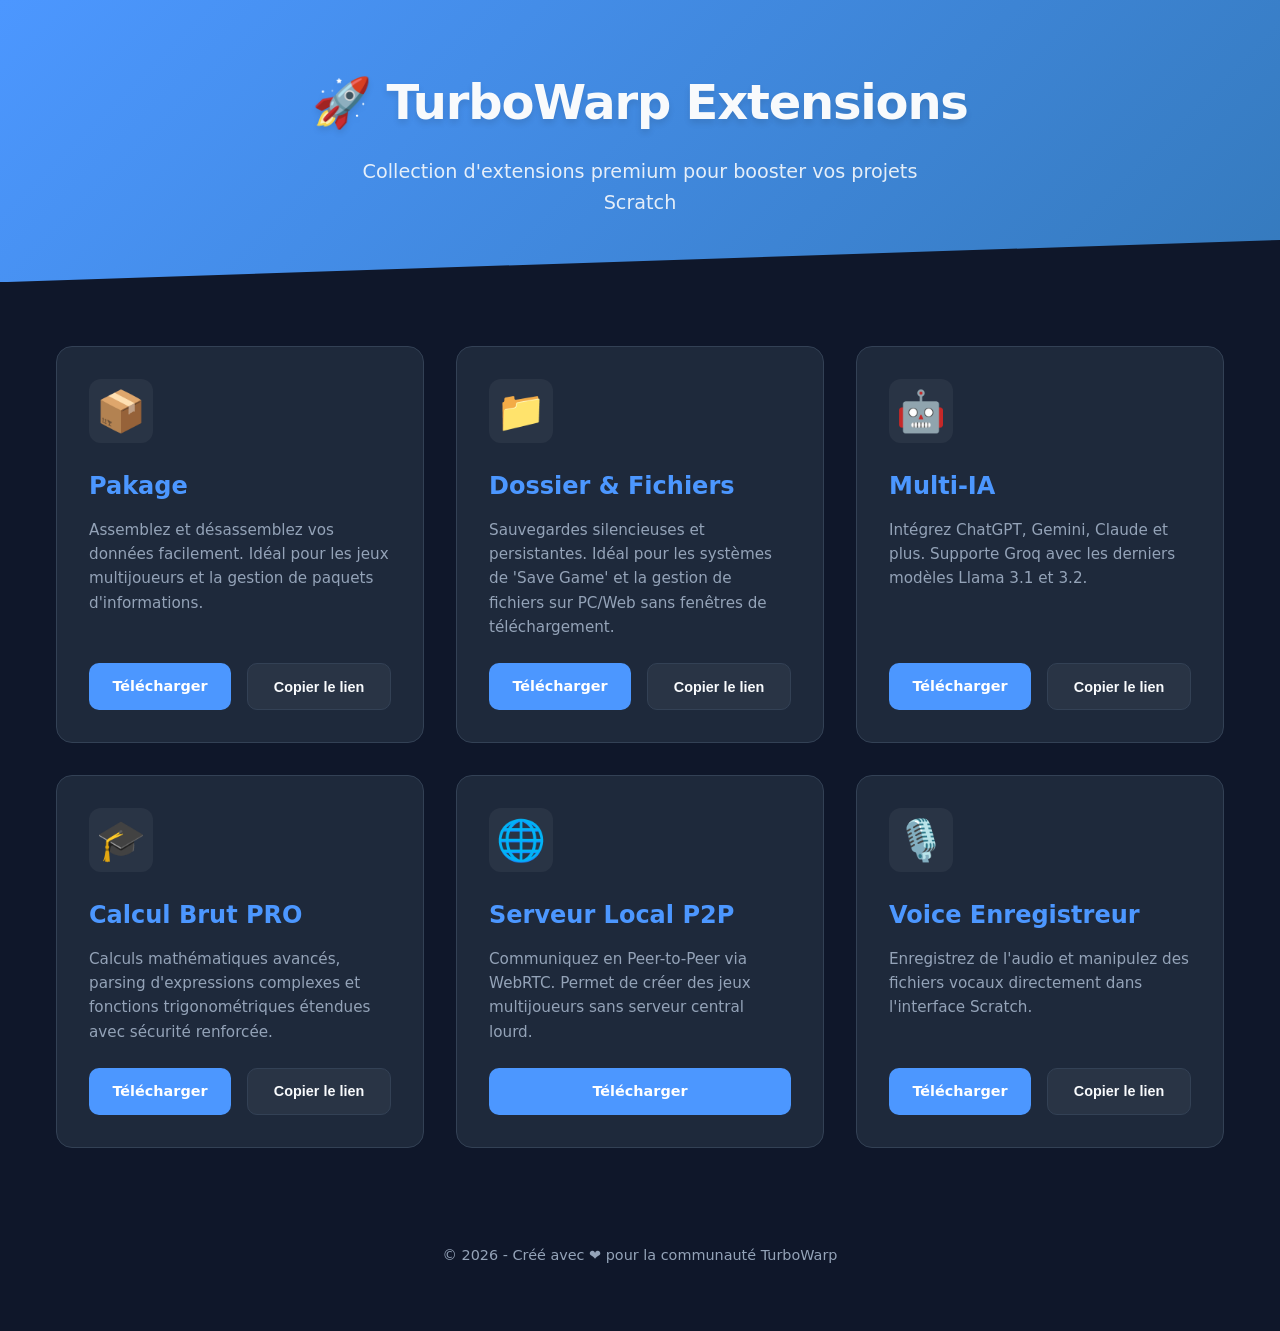
<file: index.html>
<!DOCTYPE html>
<html lang="fr">
<head>
    <meta charset="UTF-8">
    <meta name="viewport" content="width=device-width, initial-scale=1.0">
    <title>TurboWarp Extensions - Catalogue</title>
    <link rel="stylesheet" href="style.css">
</head>
<body>

<header>
    <div class="header-content">
        <h1>🚀 TurboWarp Extensions</h1>
        <p>Collection d'extensions premium pour booster vos projets Scratch</p>
    </div>
</header>

<main class="container">
    <div id="extension-grid" class="grid">
        <!-- Les cartes seront générées ici par JavaScript -->
        <div class="loader">Chargement des extensions...</div>
    </div>
</main>

<footer>
    <p>&copy; 2026 - Créé avec ❤️ pour la communauté TurboWarp</p>
</footer>

<div id="toast" class="toast">Lien copié !</div>

<script src="script.js"></script>
</body>
</html>
</file>
<file: style.css>
:root {
    --primary: #4c97ff;
    --primary-dark: #357abd;
    --accent: #ff6b6b;
    --bg: #0f172a;
    --card-bg: #1e293b;
    --text: #f8fafc;
    --text-muted: #94a3b8;
    --border: #334155;
    --success: #10b981;
}

* {
    margin: 0;
    padding: 0;
    box-sizing: border-box;
}

body {
    font-family: 'Inter', system-ui, -apple-system, sans-serif;
    background-color: var(--bg);
    color: var(--text);
    line-height: 1.6;
    min-height: 100vh;
}

header {
    background: linear-gradient(135deg, var(--primary), var(--primary-dark));
    padding: 4rem 1rem;
    text-align: center;
    clip-path: polygon(0 0, 100% 0, 100% 85%, 0 100%);
    margin-bottom: 2rem;
}

.header-content h1 {
    font-size: 3rem;
    font-weight: 800;
    margin-bottom: 1rem;
    letter-spacing: -0.025em;
    text-shadow: 0 4px 6px rgba(0,0,0,0.1);
}

.header-content p {
    font-size: 1.2rem;
    opacity: 0.9;
    max-width: 600px;
    margin: 0 auto;
}

.container {
    max-width: 1200px;
    margin: 0 auto;
    padding: 2rem 1rem;
}

.grid {
    display: grid;
    grid-template-columns: repeat(auto-fill, minmax(350px, 1fr));
    gap: 2rem;
}

.card {
    background: var(--card-bg);
    border: 1px solid var(--border);
    border-radius: 16px;
    padding: 2rem;
    display: flex;
    flex-direction: column;
    transition: all 0.3s cubic-bezier(0.4, 0, 0.2, 1);
    position: relative;
    overflow: hidden;
}

.card:hover {
    transform: translateY(-8px);
    border-color: var(--primary);
    box-shadow: 0 20px 25px -5px rgba(0, 0, 0, 0.2), 0 10px 10px -5px rgba(0, 0, 0, 0.1);
}

.card-icon {
    font-size: 2.5rem;
    margin-bottom: 1.5rem;
    background: rgba(255,255,255,0.05);
    width: 64px;
    height: 64px;
    display: flex;
    align-items: center;
    justify-content: center;
    border-radius: 12px;
}

.card h2 {
    font-size: 1.5rem;
    margin-bottom: 0.75rem;
    color: var(--primary);
}

.card p {
    color: var(--text-muted);
    font-size: 0.95rem;
    margin-bottom: 1.5rem;
    flex-grow: 1;
}

.card-actions {
    display: flex;
    gap: 1rem;
}

.btn {
    flex: 1;
    padding: 0.75rem 1rem;
    border-radius: 10px;
    font-weight: 600;
    font-size: 0.9rem;
    text-align: center;
    text-decoration: none;
    cursor: pointer;
    transition: all 0.2s;
    border: none;
}

.btn-primary {
    background: var(--primary);
    color: white;
}

.btn-primary:hover {
    background: var(--primary-dark);
}

.btn-secondary {
    background: rgba(255,255,255,0.05);
    color: var(--text);
    border: 1px solid var(--border);
}

.btn-secondary:hover {
    background: rgba(255,255,255,0.1);
    border-color: var(--text-muted);
}

footer {
    text-align: center;
    padding: 4rem 1rem;
    color: var(--text-muted);
    font-size: 0.9rem;
}

.admin-stats {
    position: fixed;
    top: 1rem;
    right: 1rem;
    background: var(--card-bg);
    padding: 0.5rem;
    border-radius: 8px;
    border: 1px solid var(--primary);
    box-shadow: 0 4px 12px rgba(0,0,0,0.5);
    z-index: 9999;
    display: none; /* Masqué par défaut */
}

.admin-stats img {
    display: block;
}

.toast {
    position: fixed;
    bottom: 2rem;
    left: 50%;
    transform: translateX(-50%);
    background: var(--success);
    color: white;
    padding: 0.75rem 1.5rem;
    border-radius: 9999px;
    font-weight: 600;
    box-shadow: 0 10px 15px -3px rgba(0, 0, 0, 0.1);
    display: none;
    animation: slideUp 0.3s ease-out;
}

@keyframes slideUp {
    from { transform: translate(-50%, 100%); opacity: 0; }
    to { transform: translate(-50%, 0); opacity: 1; }
}

.loader {
    grid-column: 1 / -1;
    text-align: center;
    padding: 4rem;
    font-size: 1.2rem;
    color: var(--text-muted);
}
</file>
